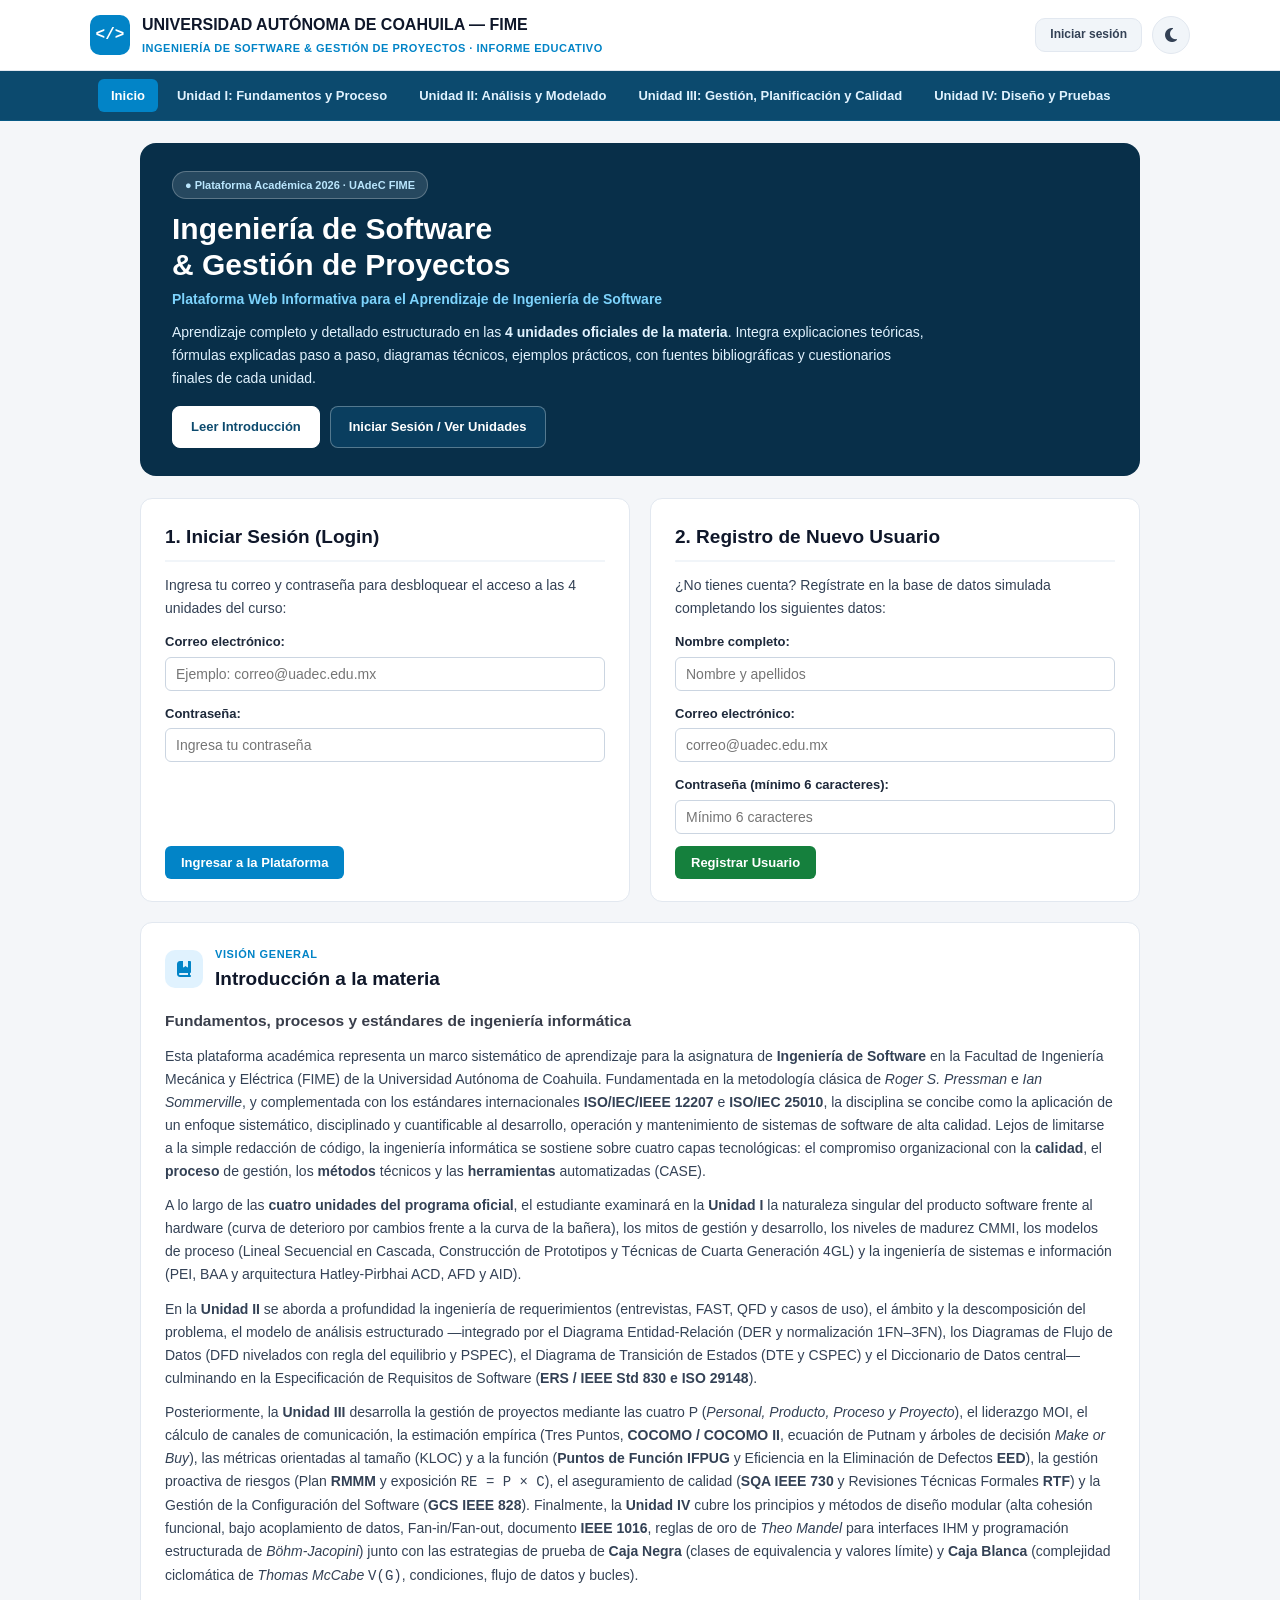
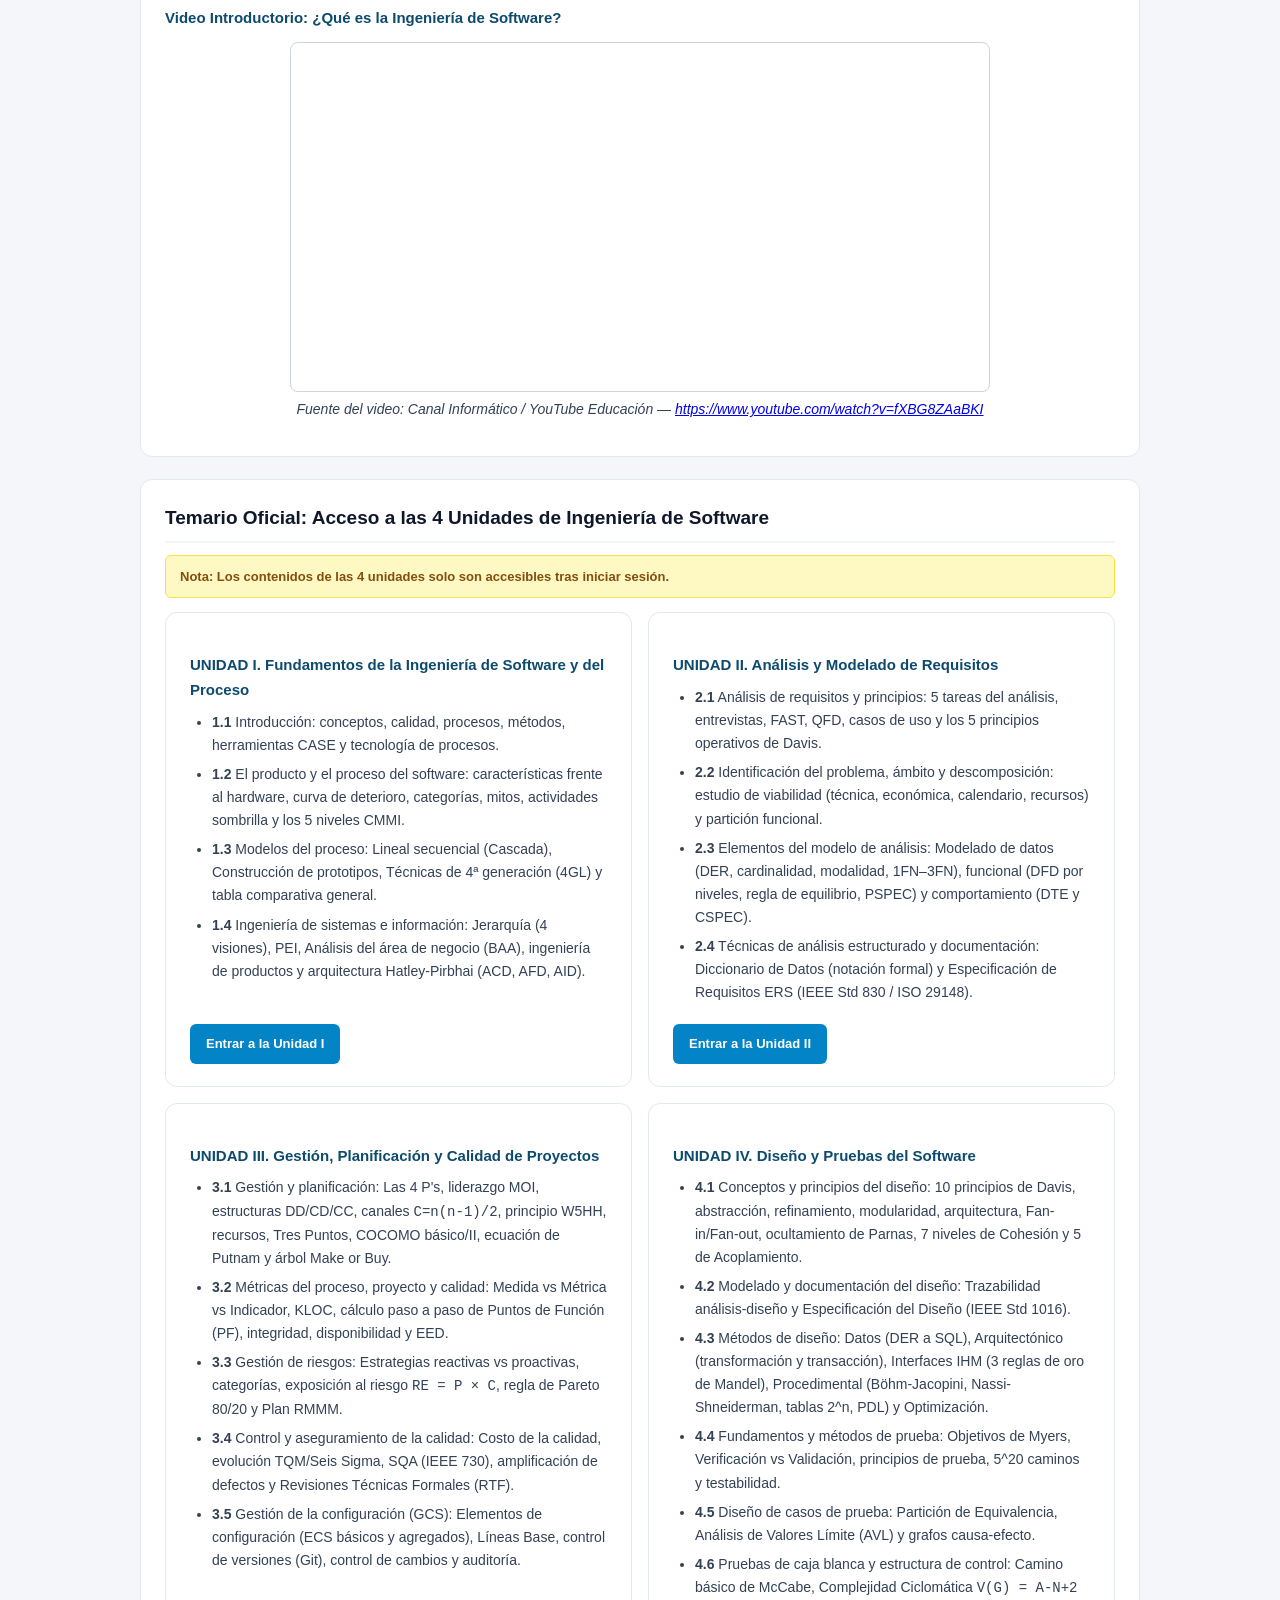
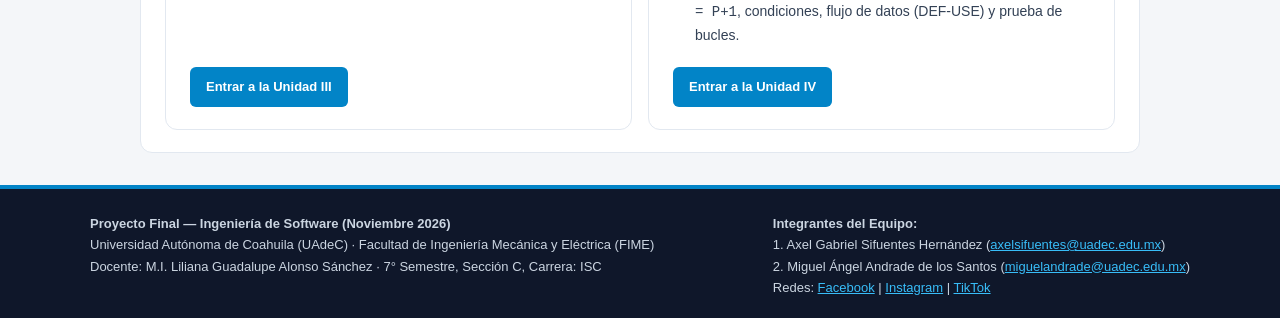
<file: index.html>
<!DOCTYPE html>
<html lang="es">
<head>
    <link rel="stylesheet" href="https://cdnjs.cloudflare.com/ajax/libs/font-awesome/6.4.0/css/all.min.css">
    <meta charset="UTF-8">
    <meta name="viewport" content="width=device-width, initial-scale=1.0">
    <title>Inicio y Control de Acceso | Ingeniería de Software UAdeC FIME</title>
    <link rel="stylesheet" href="css/estilos.css">
</head>
<body>
    <header class="encabezado-uadec">
        <div class="encabezado-contenedor">
            <a href="index.html" class="marca-uadec">
                <div class="icono-logo">&lt;/&gt;</div>
                <div class="titulo-sitio">
                    <h1>UNIVERSIDAD AUTÓNOMA DE COAHUILA — FIME</h1>
                    <p>Ingeniería de Software &amp; Gestión de Proyectos · Informe Educativo</p>
                </div>
            </a>
            <div class="controles-superiores">
                <span id="etiquetaUsuarioActivo" class="pildora-sesion">Iniciar Sesión</span>
                <button type="button" class="btn-modo-tema" onclick="cambiarModoTema()" title="Cambiar entre modo claro y oscuro"><i class="fa-solid fa-moon"></i></button>
                <button type="button" id="btnCerrarSesion" class="boton boton-rojo" style="display:none;" onclick="cerrarSesion()">Cerrar Sesión</button>
            </div>
        </div>
    </header>

    <nav class="barra-navegacion">
        <div class="menu-contenedor">
            <ul class="menu-lista">
                <li><a href="index.html" id="nav-btn-inicio" class="activo">Inicio</a></li>
                <li><a href="unidad1.html" id="nav-btn-u1" onclick="return abrirUnidad('unidad1.html', 'pagina-u1')">Unidad I: Fundamentos y Proceso</a></li>
                <li><a href="unidad2.html" id="nav-btn-u2" onclick="return abrirUnidad('unidad2.html', 'pagina-u2')">Unidad II: Análisis y Modelado</a></li>
                <li><a href="unidad3.html" id="nav-btn-u3" onclick="return abrirUnidad('unidad3.html', 'pagina-u3')">Unidad III: Gestión, Planificación y Calidad</a></li>
                <li><a href="unidad4.html" id="nav-btn-u4" onclick="return abrirUnidad('unidad4.html', 'pagina-u4')">Unidad IV: Diseño y Pruebas</a></li>
            </ul>
        </div>
    </nav>

    <main class="contenedor-principal">
        <section class="banner-hero">
            <span class="etiqueta-hero">&#9679; Plataforma Académica 2026 · UAdeC FIME</span>
            <h2>Ingeniería de Software<br>&amp; Gestión de Proyectos</h2>
            <div class="subtitulo-proyecto">Plataforma Web Informativa para el Aprendizaje de Ingeniería de Software</div>
            <p>
                Aprendizaje completo y detallado estructurado en las <strong>4 unidades oficiales de la materia</strong>. Integra explicaciones teóricas, fórmulas explicadas paso a paso, diagramas técnicos, ejemplos prácticos, con fuentes bibliográficas y cuestionarios finales de cada unidad.
            </p>
            <div class="botones-hero">
                <a href="#introduccion-materia" class="btn-hero-blanco">Leer Introducción</a>
                <a href="#acceso-plataforma" class="btn-hero-transparente">Iniciar Sesión / Ver Unidades</a>
            </div>
        </section>

        <div id="acceso-plataforma"></div>
        <div id="avisoBloqueoUnidades" style="display:none;"></div>

        <!-- SECCIÓN DE LOGIN Y REGISTRO (Base de Datos Simulada con usuario.json y localStorage) -->
        <div id="seccionFormulariosAcceso" class="fila-dos-columnas">
            <!-- Columna 1: Formulario de Login -->
            <div class="tarjeta">
                <h3>1. Iniciar Sesión (Login)</h3>
                <p>Ingresa tu correo y contraseña para desbloquear el acceso a las 4 unidades del curso:</p>
                <form onsubmit="return iniciarSesion(event)">
                    <div class="grupo-formulario">
                        <label for="loginEmail">Correo electrónico:</label>
                        <input type="email" id="loginEmail" placeholder="Ejemplo: correo@uadec.edu.mx" required>
                    </div>
                    <div class="grupo-formulario">
                        <label for="loginPassword">Contraseña:</label>
                        <input type="password" id="loginPassword" placeholder="Ingresa tu contraseña" required>
                    </div>
                    <button type="submit" class="boton boton-primario">Ingresar a la Plataforma</button>
                </form>
                <div id="mensajeLogin" style="display:none;"></div>
            </div>

            <!-- Columna 2: Formulario de Registro -->
            <div class="tarjeta">
                <h3>2. Registro de Nuevo Usuario</h3>
                <p>¿No tienes cuenta? Regístrate en la base de datos simulada completando los siguientes datos:</p>
                <form onsubmit="return registrarUsuario(event)">
                    <div class="grupo-formulario">
                        <label for="regNombre">Nombre completo:</label>
                        <input type="text" id="regNombre" placeholder="Nombre y apellidos" required>
                    </div>
                    <div class="grupo-formulario">
                        <label for="regEmail">Correo electrónico:</label>
                        <input type="email" id="regEmail" placeholder="correo@uadec.edu.mx" required>
                    </div>
                    <div class="grupo-formulario">
                        <label for="regPassword">Contraseña (mínimo 6 caracteres):</label>
                        <input type="password" id="regPassword" placeholder="Mínimo 6 caracteres" required>
                    </div>
                    <button type="submit" class="boton boton-verde">Registrar Usuario</button>
                </form>
                <div id="mensajeRegistro" style="display:none;"></div>
            </div>
        </div>

        <!-- PANEL CUANDO LA SESIÓN ESTÁ INICIADA -->
        <div id="seccionSesionActiva" class="tarjeta" style="display:none;">
            <h3>Sesión Iniciada Correctamente</h3>
            <p>Bienvenido(a): <strong id="nombreUsuarioBienvenida"></strong> — <span id="correoUsuarioBienvenida"></span></p>
            <p>El acceso a las 4 unidades académicas y a los cuestionarios de evaluación está habilitado.</p>
        </div>

        <section id="introduccion-materia" class="tarjeta">
            <div class="encabezado-intro">
                <div class="icono-intro"><i class="fa-solid fa-book-bookmark"></i></div>
                <div>
                    <span class="etiqueta-seccion">Visión General</span>
                    <h3 style="border:none; padding:0; margin:0;">Introducción a la materia</h3>
                </div>
            </div>

            <p style="font-weight:bold; color:#393e4b; font-size:15.5px;">
                Fundamentos, procesos y estándares de ingeniería informática
            </p>
            <p>
                Esta plataforma académica representa un marco sistemático de aprendizaje para la asignatura de <strong>Ingeniería de Software</strong> en la Facultad de Ingeniería Mecánica y Eléctrica (FIME) de la Universidad Autónoma de Coahuila. Fundamentada en la metodología clásica de <em>Roger S. Pressman</em> e <em>Ian Sommerville</em>, y complementada con los estándares internacionales <strong>ISO/IEC/IEEE 12207</strong> e <strong>ISO/IEC 25010</strong>, la disciplina se concibe como la aplicación de un enfoque sistemático, disciplinado y cuantificable al desarrollo, operación y mantenimiento de sistemas de software de alta calidad. Lejos de limitarse a la simple redacción de código, la ingeniería informática se sostiene sobre cuatro capas tecnológicas: el compromiso organizacional con la <strong>calidad</strong>, el <strong>proceso</strong> de gestión, los <strong>métodos</strong> técnicos y las <strong>herramientas</strong> automatizadas (CASE).
            </p>
            <p>
                A lo largo de las <strong>cuatro unidades del programa oficial</strong>, el estudiante examinará en la <strong>Unidad I</strong> la naturaleza singular del producto software frente al hardware (curva de deterioro por cambios frente a la curva de la bañera), los mitos de gestión y desarrollo, los niveles de madurez CMMI, los modelos de proceso (Lineal Secuencial en Cascada, Construcción de Prototipos y Técnicas de Cuarta Generación 4GL) y la ingeniería de sistemas e información (PEI, BAA y arquitectura Hatley-Pirbhai ACD, AFD y AID).
            </p>
            <p>
                En la <strong>Unidad II</strong> se aborda a profundidad la ingeniería de requerimientos (entrevistas, FAST, QFD y casos de uso), el ámbito y la descomposición del problema, el modelo de análisis estructurado —integrado por el Diagrama Entidad-Relación (DER y normalización 1FN–3FN), los Diagramas de Flujo de Datos (DFD nivelados con regla del equilibrio y PSPEC), el Diagrama de Transición de Estados (DTE y CSPEC) y el Diccionario de Datos central— culminando en la Especificación de Requisitos de Software (<strong>ERS / IEEE Std 830 e ISO 29148</strong>).
            </p>
            <p>
                Posteriormente, la <strong>Unidad III</strong> desarrolla la gestión de proyectos mediante las cuatro P (<em>Personal, Producto, Proceso y Proyecto</em>), el liderazgo MOI, el cálculo de canales de comunicación, la estimación empírica (Tres Puntos, <strong>COCOMO / COCOMO II</strong>, ecuación de Putnam y árboles de decisión <em>Make or Buy</em>), las métricas orientadas al tamaño (KLOC) y a la función (<strong>Puntos de Función IFPUG</strong> y Eficiencia en la Eliminación de Defectos <strong>EED</strong>), la gestión proactiva de riesgos (Plan <strong>RMMM</strong> y exposición <code>RE = P × C</code>), el aseguramiento de calidad (<strong>SQA IEEE 730</strong> y Revisiones Técnicas Formales <strong>RTF</strong>) y la Gestión de la Configuración del Software (<strong>GCS IEEE 828</strong>). Finalmente, la <strong>Unidad IV</strong> cubre los principios y métodos de diseño modular (alta cohesión funcional, bajo acoplamiento de datos, Fan-in/Fan-out, documento <strong>IEEE 1016</strong>, reglas de oro de <em>Theo Mandel</em> para interfaces IHM y programación estructurada de <em>Böhm-Jacopini</em>) junto con las estrategias de prueba de <strong>Caja Negra</strong> (clases de equivalencia y valores límite) y <strong>Caja Blanca</strong> (complejidad ciclomática de <em>Thomas McCabe</em> <code>V(G)</code>, condiciones, flujo de datos y bucles).
            </p>

            <h4>Video Introductorio: ¿Qué es la Ingeniería de Software?</h4>
            <div class="contenedor-video">
                <iframe src="https://www.youtube-nocookie.com/embed/fXBG8ZAaBKI" title="Panorama General de la Ingeniería de Software" allowfullscreen></iframe>
                <p class="pie-recurso">Fuente del video: Canal Informático / YouTube Educación — <a href="https://www.youtube.com/watch?v=fXBG8ZAaBKI" target="_blank">https://www.youtube.com/watch?v=fXBG8ZAaBKI</a></p>
            </div>
        </section>

        <!-- ACCESO A LAS CUATRO UNIDADES DE LA MATERIA -->
        <div class="tarjeta">
            <h3>Temario Oficial: Acceso a las 4 Unidades de Ingeniería de Software</h3>
            <div id="estadoAccesoUnidades" class="caja-alerta alerta-info">
                Nota: Los contenidos de las 4 unidades solo son accesibles tras iniciar sesión.
            </div>

            <div class="fila-cuatro-unidades">
                <!-- Unidad I -->
                <div class="tarjeta" style="margin-bottom:0;">
                    <h4>UNIDAD I. Fundamentos de la Ingeniería de Software y del Proceso</h4>
                    <ul>
                        <li><strong>1.1</strong> Introducción: conceptos, calidad, procesos, métodos, herramientas CASE y tecnología de procesos.</li>
                        <li><strong>1.2</strong> El producto y el proceso del software: características frente al hardware, curva de deterioro, categorías, mitos, actividades sombrilla y los 5 niveles CMMI.</li>
                        <li><strong>1.3</strong> Modelos del proceso: Lineal secuencial (Cascada), Construcción de prototipos, Técnicas de 4ª generación (4GL) y tabla comparativa general.</li>
                        <li><strong>1.4</strong> Ingeniería de sistemas e información: Jerarquía (4 visiones), PEI, Análisis del área de negocio (BAA), ingeniería de productos y arquitectura Hatley-Pirbhai (ACD, AFD, AID).</li>
                    </ul>
                    <a href="unidad1.html" class="boton boton-primario" onclick="return abrirUnidad('unidad1.html', 'pagina-u1')">Entrar a la Unidad I</a>
                </div>

                <!-- Unidad II -->
                <div class="tarjeta" style="margin-bottom:0;">
                    <h4>UNIDAD II. Análisis y Modelado de Requisitos</h4>
                    <ul>
                        <li><strong>2.1</strong> Análisis de requisitos y principios: 5 tareas del análisis, entrevistas, FAST, QFD, casos de uso y los 5 principios operativos de Davis.</li>
                        <li><strong>2.2</strong> Identificación del problema, ámbito y descomposición: estudio de viabilidad (técnica, económica, calendario, recursos) y partición funcional.</li>
                        <li><strong>2.3</strong> Elementos del modelo de análisis: Modelado de datos (DER, cardinalidad, modalidad, 1FN–3FN), funcional (DFD por niveles, regla de equilibrio, PSPEC) y comportamiento (DTE y CSPEC).</li>
                        <li><strong>2.4</strong> Técnicas de análisis estructurado y documentación: Diccionario de Datos (notación formal) y Especificación de Requisitos ERS (IEEE Std 830 / ISO 29148).</li>
                    </ul>
                    <a href="unidad2.html" class="boton boton-primario" onclick="return abrirUnidad('unidad2.html', 'pagina-u2')">Entrar a la Unidad II</a>
                </div>

                <!-- Unidad III -->
                <div class="tarjeta" style="margin-bottom:0;">
                    <h4>UNIDAD III. Gestión, Planificación y Calidad de Proyectos</h4>
                    <ul>
                        <li><strong>3.1</strong> Gestión y planificación: Las 4 P's, liderazgo MOI, estructuras DD/CD/CC, canales <code>C=n(n-1)/2</code>, principio W5HH, recursos, Tres Puntos, COCOMO básico/II, ecuación de Putnam y árbol Make or Buy.</li>
                        <li><strong>3.2</strong> Métricas del proceso, proyecto y calidad: Medida vs Métrica vs Indicador, KLOC, cálculo paso a paso de Puntos de Función (PF), integridad, disponibilidad y EED.</li>
                        <li><strong>3.3</strong> Gestión de riesgos: Estrategias reactivas vs proactivas, categorías, exposición al riesgo <code>RE = P × C</code>, regla de Pareto 80/20 y Plan RMMM.</li>
                        <li><strong>3.4</strong> Control y aseguramiento de la calidad: Costo de la calidad, evolución TQM/Seis Sigma, SQA (IEEE 730), amplificación de defectos y Revisiones Técnicas Formales (RTF).</li>
                        <li><strong>3.5</strong> Gestión de la configuración (GCS): Elementos de configuración (ECS básicos y agregados), Líneas Base, control de versiones (Git), control de cambios y auditoría.</li>
                    </ul>
                    <a href="unidad3.html" class="boton boton-primario" onclick="return abrirUnidad('unidad3.html', 'pagina-u3')">Entrar a la Unidad III</a>
                </div>

                <!-- Unidad IV -->
                <div class="tarjeta" style="margin-bottom:0;">
                    <h4>UNIDAD IV. Diseño y Pruebas del Software</h4>
                    <ul>
                        <li><strong>4.1</strong> Conceptos y principios del diseño: 10 principios de Davis, abstracción, refinamiento, modularidad, arquitectura, Fan-in/Fan-out, ocultamiento de Parnas, 7 niveles de Cohesión y 5 de Acoplamiento.</li>
                        <li><strong>4.2</strong> Modelado y documentación del diseño: Trazabilidad análisis-diseño y Especificación del Diseño (IEEE Std 1016).</li>
                        <li><strong>4.3</strong> Métodos de diseño: Datos (DER a SQL), Arquitectónico (transformación y transacción), Interfaces IHM (3 reglas de oro de Mandel), Procedimental (Böhm-Jacopini, Nassi-Shneiderman, tablas 2^n, PDL) y Optimización.</li>
                        <li><strong>4.4</strong> Fundamentos y métodos de prueba: Objetivos de Myers, Verificación vs Validación, principios de prueba, 5^20 caminos y testabilidad.</li>
                        <li><strong>4.5</strong> Diseño de casos de prueba: Partición de Equivalencia, Análisis de Valores Límite (AVL) y grafos causa-efecto.</li>
                        <li><strong>4.6</strong> Pruebas de caja blanca y estructura de control: Camino básico de McCabe, Complejidad Ciclomática <code>V(G) = A-N+2 = P+1</code>, condiciones, flujo de datos (DEF-USE) y prueba de bucles.</li>
                    </ul>
                    <a href="unidad4.html" class="boton boton-primario" onclick="return abrirUnidad('unidad4.html', 'pagina-u4')">Entrar a la Unidad IV</a>
                </div>
            </div>
        </div>
    </main>

    <!-- PIE DE PÁGINA INSTITUCIONAL Y DATOS DEL EQUIPO -->
    <footer class="pie-pagina">
        <div class="pie-contenedor">
            <div>
                <strong>Proyecto Final — Ingeniería de Software (Noviembre 2026)</strong><br>
                Universidad Autónoma de Coahuila (UAdeC) · Facultad de Ingeniería Mecánica y Eléctrica (FIME)<br>
                Docente: M.I. Liliana Guadalupe Alonso Sánchez · 7° Semestre, Sección C, Carrera: ISC
            </div>
            <div>
                <strong>Integrantes del Equipo:</strong><br>
                1. Axel Gabriel Sifuentes Hernández (<a href="mailto:axelsifuentes@uadec.edu.mx">axelsifuentes@uadec.edu.mx</a>)<br>
                2. Miguel Ángel Andrade de los Santos (<a href="mailto:miguelandrade@uadec.edu.mx">miguelandrade@uadec.edu.mx</a>)<br>
                Redes: <a href="https://www.facebook.com/share/18JKcGhgsj/" target="_blank">Facebook</a> |
                <a href="https://www.instagram.com/axel.gsh?srtk=MThwaTBlMThrd2VkaQ==" target="_blank">Instagram</a> |
                <a href="https://www.tiktok.com/@gsh_axel?_r=1&_t=ZT-9At7OpCqkCk" target="_blank">TikTok</a>
            </div>
        </div>
    </footer>

    <script src="js/funciones.js"></script>
</body>
</html>
</file>
<file: css/estilos.css>
* {
    box-sizing: border-box;
    margin: 0;
    padding: 0;
}
body {
    font-family: Arial, Helvetica, sans-serif;
    background-color: #f4f6f9;
    color: #1e293b;
    line-height: 1.65;
}
.encabezado-uadec {
    background-color: #ffffff;
    color: #0f172a;
    padding: 12px 20px;
    border-bottom: 1px solid #e2e8f0;
}
.encabezado-contenedor {
    max-width: 1100px;
    margin: 0 auto;
    display: flex;
    justify-content: space-between;
    align-items: center;
    flex-wrap: wrap;
    gap: 12px;
}
.marca-uadec {
    display: flex;
    align-items: center;
    gap: 12px;
    text-decoration: none;
    color: inherit;
}
.icono-logo {
    width: 40px;
    height: 40px;
    background-color: #0284c7;
    color: #ffffff;
    border-radius: 10px;
    display: flex;
    align-items: center;
    justify-content: center;
    font-weight: bold;
    font-size: 16px;
    font-family: "Courier New", Courier, monospace;
}
.titulo-sitio h1 {
    font-size: 16px;
    font-weight: bold;
    color: #0f172a;
    margin-bottom: 1px;
}
.titulo-sitio p {
    font-size: 11px;
    font-weight: bold;
    color: #0284c7;
    text-transform: uppercase;
    letter-spacing: 0.5px;
}
.controles-superiores {
    display: flex;
    align-items: center;
    gap: 10px;
}
.pildora-sesion {
    background-color: #f1f5f9;
    border: 1px solid #e2e8f0;
    color: #334155;
    padding: 6px 14px;
    border-radius: 10px;
    font-size: 12px;
    font-weight: bold;
}
.btn-modo-tema {
    width: 38px;
    height: 38px;
    border-radius: 50%;
    background-color: #f1f5f9;
    border: 1px solid #e2e8f0;
    color: #334155;
    font-size: 16px;
    cursor: pointer;
    display: flex;
    align-items: center;
    justify-content: center;
}
.btn-modo-tema:hover {
    background-color: #e2e8f0;
}
.barra-navegacion {
    background-color: #0c4a6e;
    border-bottom: 1px solid #075985;
}
.menu-contenedor {
    max-width: 1100px;
    margin: 0 auto;
    display: flex;
    justify-content: space-between;
    align-items: center;
    flex-wrap: wrap;
    padding: 8px 8px;
    gap: 10px;
}
.menu-lista {
    list-style: none;
    display: flex;
    flex-wrap: wrap;
    gap: 6px;
}
.menu-lista li a {
    display: inline-block;
    color: #e0f2fe;
    text-decoration: none;
    padding: 6px 13px;
    font-size: 13px;
    font-weight: bold;
    border-radius: 6px;
}
.menu-lista li a:hover,
.menu-lista li a.activo {
    background-color: #0284c7;
    color: #ffffff;
}
.contenedor-principal {
    max-width: 1040px;
    margin: 22px auto;
    padding: 0 20px;
}
.banner-hero {
    background: #082f49;
    color: #ffffff;
    padding: 28px 32px;
    border-radius: 16px;
    margin-bottom: 22px;
}
.etiqueta-hero {
    display: inline-block;
    background-color: rgba(255, 255, 255, 0.12);
    border: 1px solid rgba(255, 255, 255, 0.25);
    color: #bae6fd;
    font-size: 11px;
    font-weight: bold;
    padding: 4px 12px;
    border-radius: 999px;
    margin-bottom: 12px;
}
.banner-hero h2 {
    font-size: 30px;
    font-weight: 800;
    line-height: 1.18;
    margin-bottom: 6px;
    color: #ffffff;
}
.banner-hero .subtitulo-proyecto {
    font-size: 14px;
    font-weight: bold;
    color: #7dd3fc;
    margin-bottom: 10px;
}
.banner-hero p {
    font-size: 14px;
    color: #e0f2fe;
    max-width: 760px;
    margin-bottom: 16px;
}
.botones-hero {
    display: flex;
    flex-wrap: wrap;
    gap: 10px;
}
.btn-hero-blanco {
    background-color: #ffffff;
    color: #0c4a6e;
    padding: 9px 18px;
    border-radius: 8px;
    font-size: 13px;
    font-weight: bold;
    text-decoration: none;
    border: 1px solid #ffffff;
}
.btn-hero-blanco:hover {
    background-color: #f0f9ff;
}
.btn-hero-transparente {
    background-color: rgba(12, 74, 110, 0.6);
    color: #ffffff;
    padding: 9px 18px;
    border-radius: 8px;
    font-size: 13px;
    font-weight: bold;
    text-decoration: none;
    border: 1px solid rgba(255, 255, 255, 0.3);
}
.btn-hero-transparente:hover {
    background-color: rgba(12, 74, 110, 0.9);
}
.panel-portada {
    background-color: #e0f2fe;
    border: 1px solid #bae6fd;
    border-left: 5px solid #0284c7;
    padding: 16px 20px;
    border-radius: 10px;
    margin-bottom: 20px;
}
.panel-portada h2 {
    color: #0c4a6e;
    font-size: 20px;
    margin-bottom: 6px;
}
.panel-portada p {
    font-size: 14px;
    color: #1e293b;
}
.tarjeta {
    background-color: #ffffff;
    border: 1px solid #e2e8f0;
    border-radius: 12px;
    padding: 22px 24px;
    margin-bottom: 22px;
}
.encabezado-intro {
    display: flex;
    align-items: center;
    gap: 12px;
    margin-bottom: 14px;
}
.icono-intro {
    width: 38px;
    height: 38px;
    border-radius: 10px;
    background-color: #e0f2fe;
    color: #0284c7;
    display: flex;
    align-items: center;
    justify-content: center;
    font-weight: bold;
    font-size: 16px;
}
.etiqueta-seccion {
    display: block;
    font-size: 11px;
    font-weight: bold;
    color: #0284c7;
    text-transform: uppercase;
    letter-spacing: 0.6px;
}
.tarjeta h3 {
    color: #0f172a;
    font-size: 19px;
    margin-bottom: 12px;
    padding-bottom: 8px;
    border-bottom: 2px solid #f1f5f9;
}
.tarjeta h4 {
    color: #0c4a6e;
    font-size: 15px;
    margin-top: 18px;
    margin-bottom: 8px;
}
.tarjeta p {
    font-size: 14px;
    margin-bottom: 11px;
    color: #334155;
}
.tarjeta ul,
.tarjeta ol {
    padding-left: 22px;
    margin-bottom: 14px;
    font-size: 14px;
    color: #334155;
}
.tarjeta li {
    margin-bottom: 6px;
}
.fila-dos-columnas {
    display: grid;
    grid-template-columns: 1fr 1fr;
    gap: 20px;
    margin-bottom: 20px;
}
.fila-cuatro-unidades {
    display: grid;
    grid-template-columns: repeat(2, 1fr);
    gap: 16px;
    margin-top: 14px;
}
.fila-dos-columnas > .tarjeta,
.fila-cuatro-unidades > .tarjeta {
    display: flex;
    flex-direction: column;
    margin-bottom: 0;
}
.fila-dos-columnas > .tarjeta form {
    display: flex;
    flex-direction: column;
    flex: 1;
}
.fila-dos-columnas > .tarjeta form button[type="submit"],
.fila-cuatro-unidades > .tarjeta > .boton {
    margin-top: auto;
    align-self: flex-start;
}
.grupo-formulario {
    margin-bottom: 12px;
}
.grupo-formulario label {
    display: block;
    font-size: 13px;
    font-weight: bold;
    margin-bottom: 4px;
    color: #1e293b;
}
.grupo-formulario input,
.grupo-formulario select,
.grupo-formulario textarea {
    width: 100%;
    padding: 8px 10px;
    font-size: 14px;
    border: 1px solid #cbd5e1;
    border-radius: 6px;
    background-color: #ffffff;
    color: #0f172a;
}
.grupo-formulario input:focus,
.grupo-formulario select:focus {
    outline: none;
    border-color: #0284c7;
}
.boton {
    display: inline-block;
    padding: 8px 15px;
    font-size: 13px;
    font-weight: bold;
    text-decoration: none;
    border-radius: 6px;
    border: 1px solid transparent;
    cursor: pointer;
    text-align: center;
}
.boton-primario {
    background-color: #0284c7;
    color: #ffffff;
}
.boton-primario:hover {
    background-color: #0369a1;
}
.boton-secundario {
    background-color: #f1f5f9;
    color: #1e293b;
    border-color: #cbd5e1;
}
.boton-secundario:hover {
    background-color: #e2e8f0;
}
.boton-verde {
    background-color: #15803d;
    color: #ffffff;
}
.boton-verde:hover {
    background-color: #166534;
}
.boton-rojo {
    background-color: #b91c1c;
    color: #ffffff;
}
.boton-rojo:hover {
    background-color: #991b1b;
}
.barra-subtemas {
    display: flex;
    flex-wrap: wrap;
    gap: 8px;
    margin-bottom: 18px;
    background-color: #ffffff;
    padding: 12px;
    border: 1px solid #e2e8f0;
    border-radius: 10px;
}
.boton-subtema {
    padding: 8px 13px;
    font-size: 13px;
    font-weight: bold;
    background-color: #f8fafc;
    color: #334155;
    border: 1px solid #cbd5e1;
    border-radius: 6px;
    cursor: pointer;
}
.boton-subtema:hover {
    background-color: #e0f2fe;
    color: #0369a1;
}
.boton-subtema.activo {
    background-color: #0284c7;
    color: #ffffff;
    border-color: #0284c7;
}
.seccion-subtema {
    display: none;
}
.seccion-subtema.activo {
    display: block;
}
.caja-ejemplo {
    background-color: #ecfdf5;
    border: 1px solid #a7f3d0;
    border-left: 4px solid #10b981;
    padding: 13px 16px;
    border-radius: 6px;
    margin: 14px 0;
    font-size: 13.5px;
}
.caja-nota {
    background-color: #fffbeb;
    border: 1px solid #fde68a;
    border-left: 4px solid #f59e0b;
    padding: 13px 16px;
    border-radius: 6px;
    margin: 14px 0;
    font-size: 13.5px;
}
.caja-repaso {
    background-color: #f8fafc;
    border: 1px solid #cbd5e1;
    padding: 13px 16px;
    border-radius: 8px;
    margin: 14px 0;
    font-size: 13.5px;
}
.caja-actividad {
    background-color: #f0f9ff;
    border: 1px solid #bae6fd;
    border-left: 4px solid #0284c7;
    padding: 15px 18px;
    border-radius: 8px;
    margin: 16px 0;
}
.caja-formula {
    background-color: #0f172a;
    color: #e0f2fe;
    font-family: "Courier New", Courier, monospace;
    padding: 12px 16px;
    border-radius: 6px;
    margin: 12px 0;
    font-size: 13.5px;
    overflow-x: auto;
    white-space: pre-wrap;
}
.caja-bibliografia {
    background-color: #f8fafc;
    border: 1px solid #e2e8f0;
    padding: 11px 15px;
    border-radius: 6px;
    margin-top: 16px;
    font-size: 12px;
    color: #475569;
}
.caja-alerta {
    padding: 10px 14px;
    border-radius: 6px;
    margin: 10px 0;
    font-size: 13px;
    font-weight: bold;
}
.alerta-exito {
    background-color: #dcfce7;
    color: #166534;
    border: 1px solid #86efac;
}
.alerta-error {
    background-color: #fee2e2;
    color: #991b1b;
    border: 1px solid #fca5a5;
}
.alerta-info {
    background-color: #fef9c3;
    color: #854d0e;
    border: 1px solid #fde047;
}
.tabla-contenedor {
    overflow-x: auto;
    margin: 12px 0;
}
.tabla-datos {
    width: 100%;
    border-collapse: collapse;
    font-size: 13px;
}
.tabla-datos th,
.tabla-datos td {
    border: 1px solid #cbd5e1;
    padding: 8px 10px;
    text-align: left;
    vertical-align: top;
}
.tabla-datos th {
    background-color: #e0f2fe;
    color: #0c4a6e;
    font-weight: bold;
}
.tabla-datos tr:nth-child(even) {
    background-color: #f8fafc;
}
.contenedor-video {
    position: relative;
    width: 100%;
    max-width: 700px;
    margin: 12px auto;
    text-align: center;
}
.contenedor-video iframe {
    display: block;
    width: 100%;
    height: 350px;
    border: 1px solid #cbd5e1;
    border-radius: 8px;
}
.contenedor-diagrama {
    background-color: #ffffff;
    border: 1px solid #cbd5e1;
    padding: 12px;
    border-radius: 8px;
    margin: 14px 0;
    text-align: center;
}
.pie-recurso {
    font-size: 12px;
    color: #475569;
    margin-top: 6px;
    font-style: italic;
}
.pie-pagina {
    background-color: #0f172a;
    color: #cbd5e1;
    padding: 24px 20px;
    margin-top: 32px;
    border-top: 4px solid #0284c7;
    font-size: 13px;
}
.pie-contenedor {
    max-width: 1100px;
    margin: 0 auto;
    display: flex;
    justify-content: space-between;
    flex-wrap: wrap;
    gap: 20px;
}
.pie-pagina a {
    color: #38bdf8;
    text-decoration: underline;
}
body.modo-oscuro {
    background-color: #0b1120;
    color: #e2e8f0;
}
body.modo-oscuro .encabezado-uadec {
    background-color: #0f172a;
    border-bottom-color: #1e293b;
}
body.modo-oscuro .titulo-sitio h1 {
    color: #f8fafc;
}
body.modo-oscuro .pildora-sesion,
body.modo-oscuro .btn-modo-tema {
    background-color: #1e293b;
    border-color: #334155;
    color: #f8fafc;
}
body.modo-oscuro .tarjeta,
body.modo-oscuro .barra-subtemas,
body.modo-oscuro .contenedor-diagrama {
    background-color: #1e293b;
    border-color: #334155;
    color: #e2e8f0;
}
body.modo-oscuro .tarjeta h3 {
    color: #f8fafc;
    border-bottom-color: #334155;
}
body.modo-oscuro .tarjeta h4 {
    color: #7dd3fc;
}
body.modo-oscuro .tarjeta p,
body.modo-oscuro .tarjeta ul,
body.modo-oscuro .tarjeta ol {
    color: #cbd5e1;
}
body.modo-oscuro .panel-portada {
    background-color: #1e293b;
    border-color: #334155;
    border-left-color: #38bdf8;
}
body.modo-oscuro .panel-portada h2 {
    color: #7dd3fc;
}
body.modo-oscuro .panel-portada p {
    color: #cbd5e1;
}
body.modo-oscuro .btn-hero-blanco {
    background-color: #0ea5e9;
    color: #ffffff;
    border-color: #38bdf8;
}
body.modo-oscuro .caja-ejemplo {
    background-color: rgba(16, 185, 129, 0.14);
    border-color: #059669;
    color: #d1fae5;
}
body.modo-oscuro .caja-nota {
    background-color: rgba(245, 158, 11, 0.14);
    border-color: #d97706;
    color: #fef3c7;
}
body.modo-oscuro .caja-repaso {
    background-color: #0f172a;
    border-color: #334155;
    color: #cbd5e1;
}
body.modo-oscuro .caja-actividad {
    background-color: rgba(14, 165, 233, 0.12);
    border-color: #0284c7;
    color: #e0f2fe;
}
body.modo-oscuro .caja-bibliografia {
    background-color: #0f172a;
    border-color: #334155;
    color: #94a3b8;
}
body.modo-oscuro .tabla-datos th {
    background-color: #0f172a;
    color: #7dd3fc;
}
body.modo-oscuro .tabla-datos td {
    border-color: #334155;
}
body.modo-oscuro .tabla-datos tr:nth-child(even) {
    background-color: #0f172a;
}
body.modo-oscuro .boton-subtema {
    background-color: #0f172a;
    color: #cbd5e1;
    border-color: #334155;
}
body.modo-oscuro .boton-subtema.activo {
    background-color: #0284c7;
    color: #ffffff;
}
body.modo-oscuro .grupo-formulario label {
    color: #e2e8f0;
}
body.modo-oscuro .grupo-formulario input,
body.modo-oscuro .grupo-formulario select,
body.modo-oscuro .grupo-formulario textarea {
    background-color: #0f172a;
    color: #f8fafc;
    border-color: #475569;
}
@media (max-width: 768px) {
    .fila-dos-columnas,
    .fila-cuatro-unidades {
        grid-template-columns: 1fr;
    }
    .encabezado-contenedor,
    .menu-contenedor,
    .pie-contenedor {
        flex-direction: column;
        align-items: flex-start;
    }
    .banner-hero h2 {
        font-size: 23px;
    }
    .contenedor-video iframe {
        height: 230px;
    }
}
</file>
